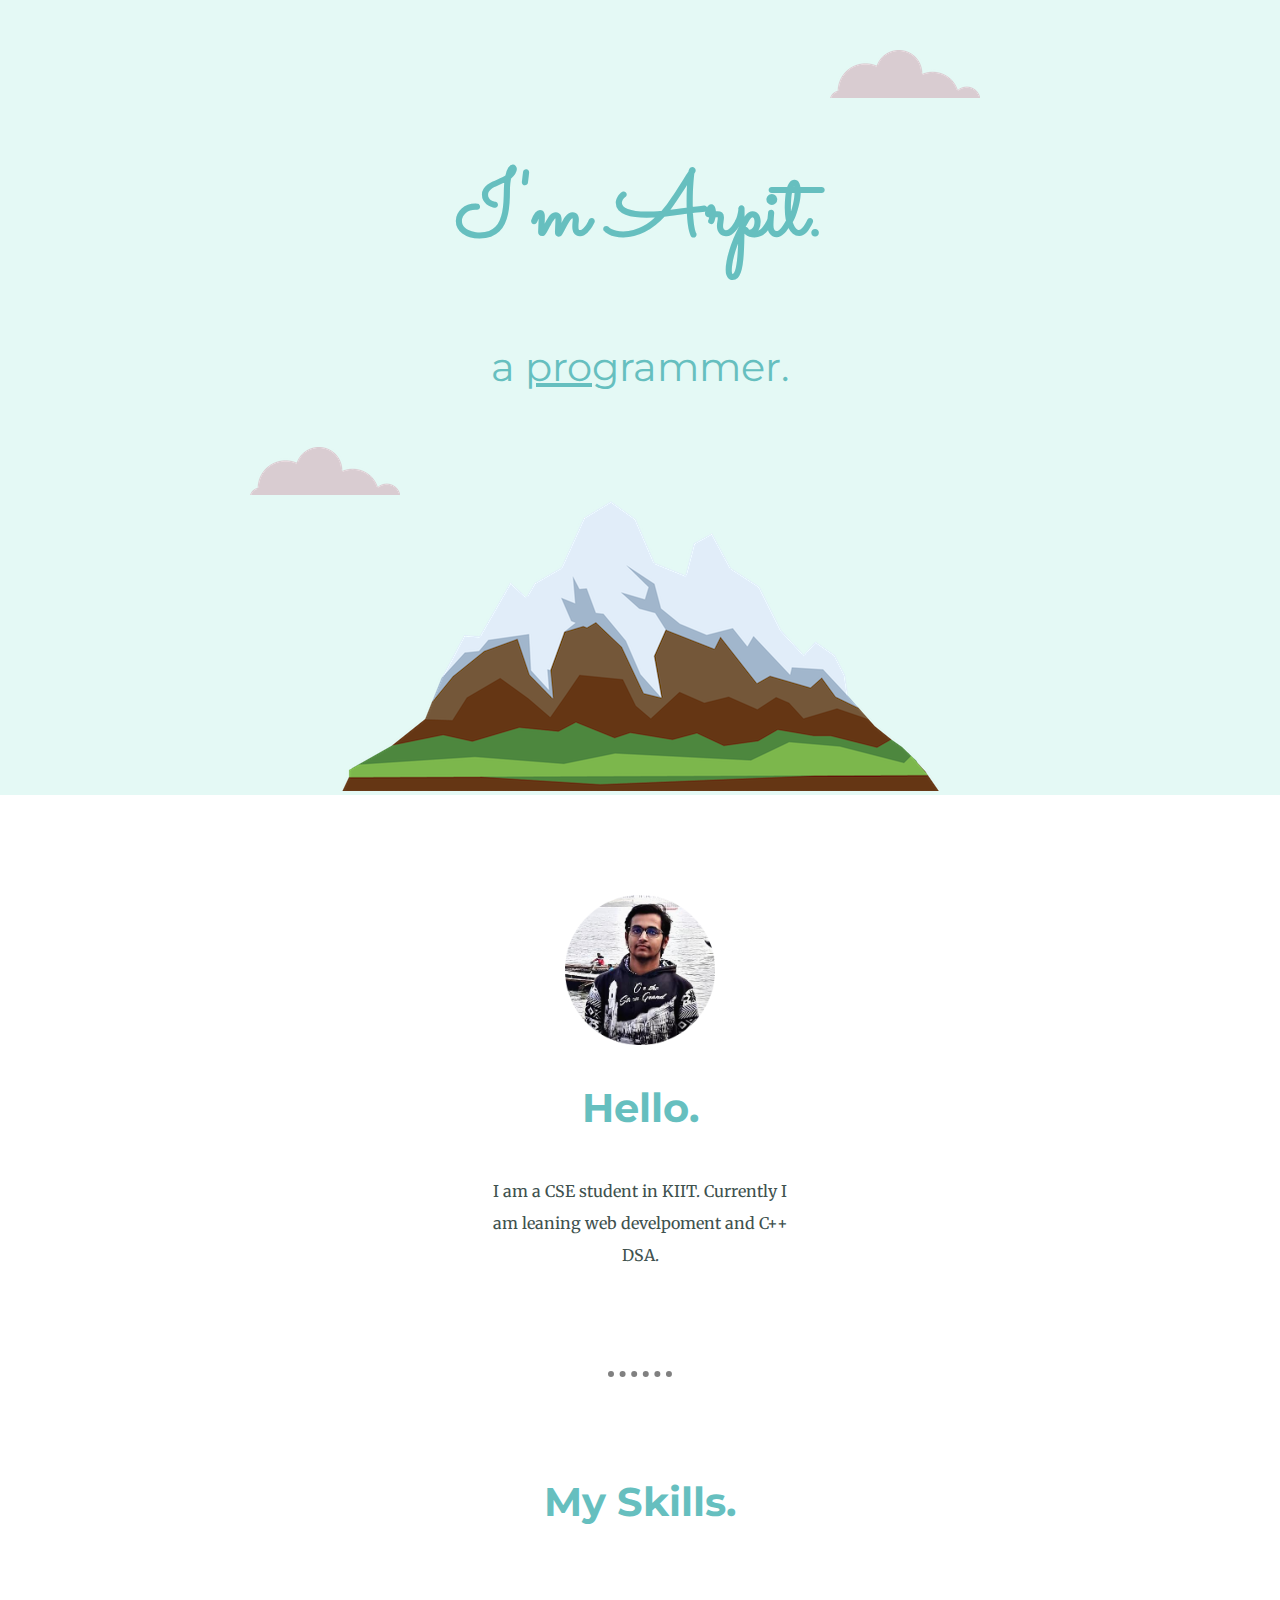
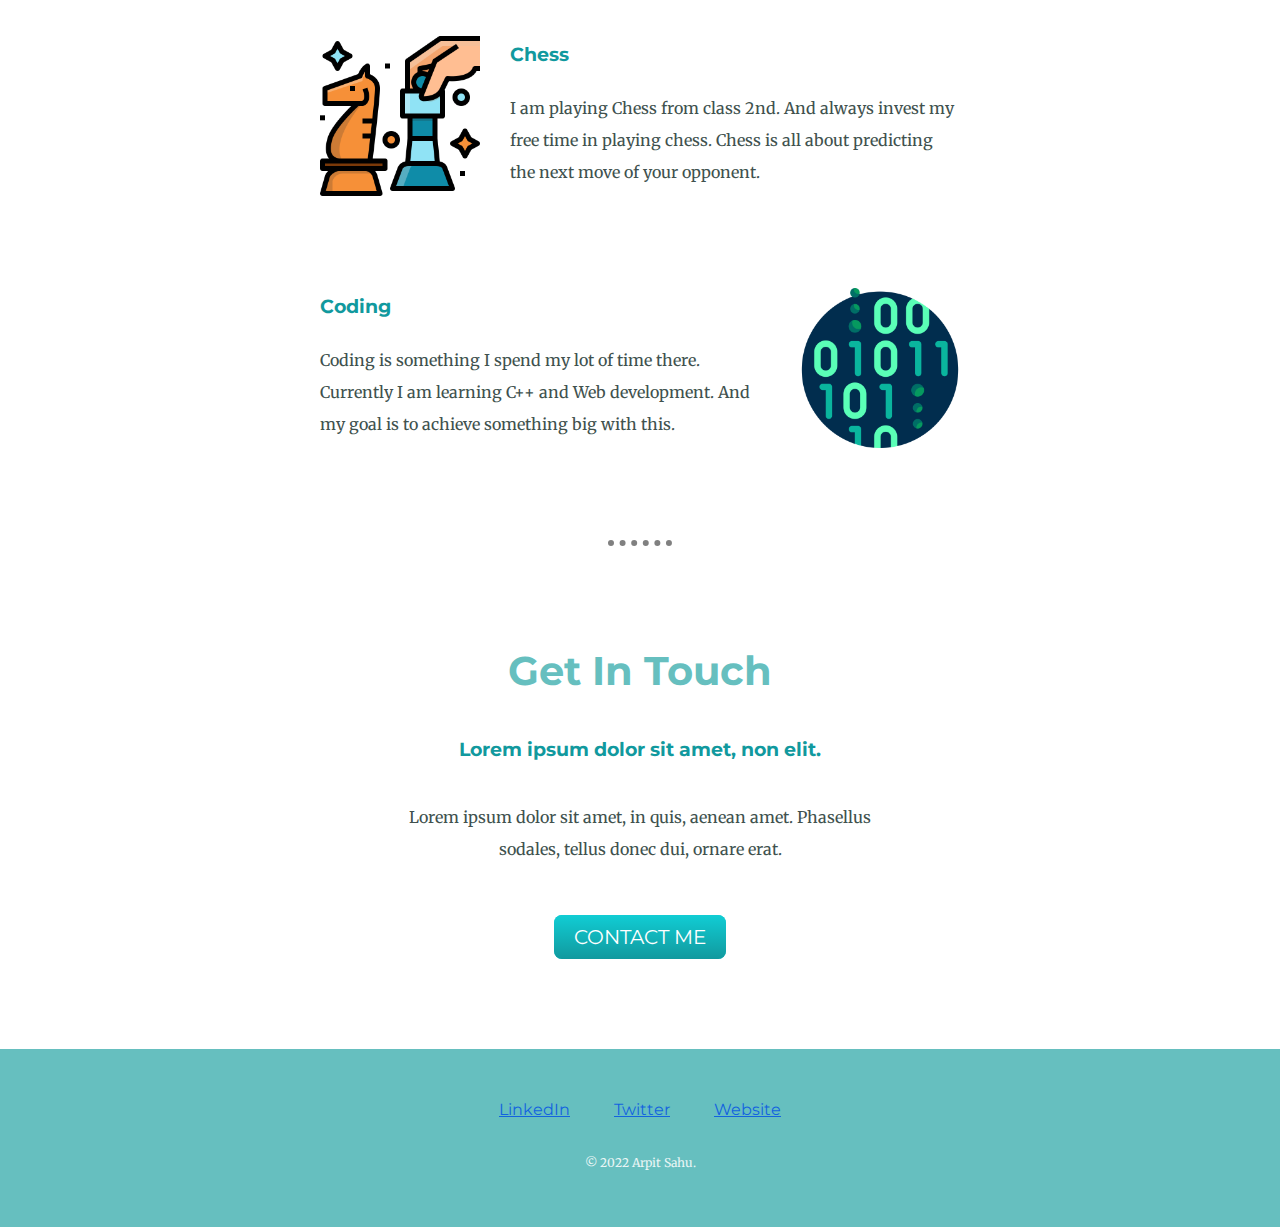
<file: index.html>
<!DOCTYPE html>
<html lang="en" dir="ltr">
  <head>
    <meta charset="utf-8">
    <title>Arpit</title>
    <link rel="stylesheet" href="css/style.css">
    <link href="https://fonts.googleapis.com/css2?family=Merriweather:wght@300&family=Montserrat:ital,wght@1,200&family=Sacramento&family=Yanone+Kaffeesatz:wght@200&display=swap" rel="stylesheet">
    <link rel="icon" href="favicon.ico">
  </head>
  <body>
    <div class="top-container">
      <img class="top-cloud" src="images/cloud.png" alt="cloud-img">
      <h1>I'm Arpit.</h1>
      <h2 class="programmer">a <span class="pro">pro</span>grammer.</h2>
      <img class="bottom-cloud" src="images/cloud.png" alt="cloud-img">
      <img src="images/mountain.png" alt="mountain-img">
    </div>
      <div class="middle-container">
        <div class="profile">
          <img src="Arpit2.png" height="150" alt="prfile pic">
          <h2>Hello.</h2>
          <p class="intro">I am a CSE student in KIIT. Currently I am leaning web develpoment and C++ DSA.</p>
        </div>
        <hr>
        <div class="skills">
          <h2>My Skills.</h2>
          <div class="skill-row">
            <img class="skill-img1" src="chess.png" alt="chess">
            <h3>Chess</h3>
            <p class="skill-chess-description">I am playing Chess from class 2nd. And always invest my free time in playing chess. Chess is all about predicting the next move of your opponent.</p>
          </div>
          <div class="skill-row">
            <img class="skill-img2" src="binary-code.png" alt="coding">
            <h3>Coding</h3>
            <p class="skill-coding-description">Coding is something I spend my lot of time there. Currently I am learning C++ and Web development. And my goal is to achieve something big with this.</p>
          </div>
        </div>
        <hr>
        <div class="contact-me">
          <h2>Get In Touch</h2>
          <h3>Lorem ipsum dolor sit amet, non elit.</h3>
          <p class="con">Lorem ipsum dolor sit amet, in quis, aenean amet. Phasellus sodales, tellus donec dui, ornare erat.</p>
          <a class="btn" href="contact-me.html">CONTACT ME</a>
        </div>
      </div>


      <div class="bottom-container">
        <a class="footer-link" href="https://www.linkedin.com/">LinkedIn</a>
        <a class="footer-link" href="https://twitter.com/">Twitter</a>
        <a class="footer-link" href="https://www.appbrewery.co/">Website</a>
        <p class="copyright">© 2022 Arpit Sahu.</p>
      </div>

  </body>
</html>
</file>
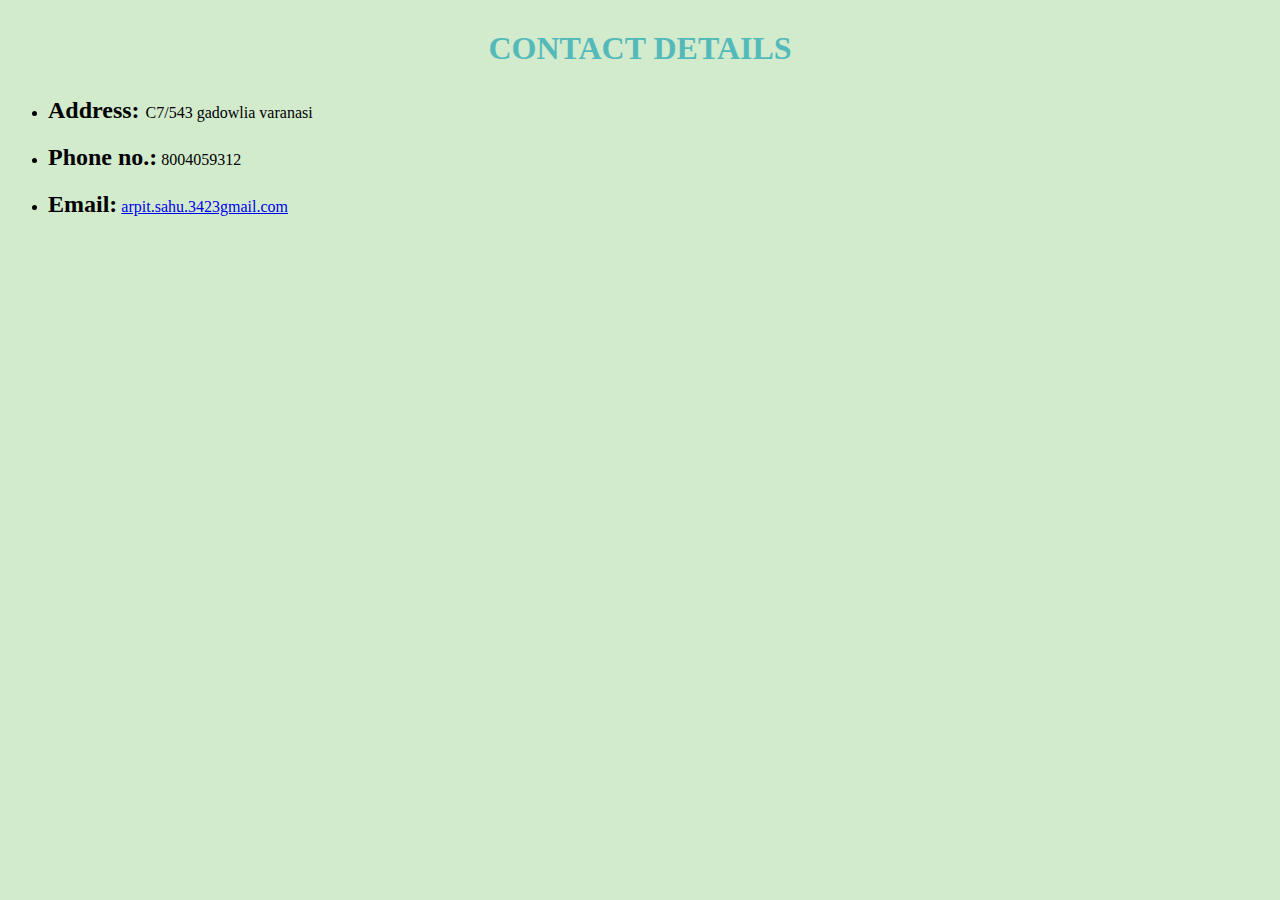
<file: contact-me.html>
<!DOCTYPE html>
<html lang="en" dir="ltr">
  <head>
    <meta charset="utf-8">
    <link rel="stylesheet" href="css/contact.css">
    <title>Contact-Arpit</title>
  </head>
  <body color >
    <h1>CONTACT DETAILS</h1>
   <ul>
     <li>
       <h2>Address: </h2>
       <p>C7/543 gadowlia varanasi</p>
     </li>
     <li><h2>Phone no.:</h2>
     <p>8004059312</p></li>
     <li><h2>Email:</h2>
    <a href="mailto:arpit.sahu.2922@gmail.com?subject=feedback">arpit.sahu.3423gmail.com</a>
    </li>
   </ul>


  </body>
</html>
</file>
<file: css/style.css>
body{
  margin: 0;
  text-align: center;
  font-family: 'Merriweather', serif;
  color: #40514E;
}
h1{
  font-size: 5.625rem;
  margin-top: 50px;
  color: #66BFBF;
font-family: 'Sacramento', cursive;
}
h2{
  font-family: 'Montserrat', sans-serif;
    font-size: 2.5rem;
    color: #66BFBF;
    padding-bottom: 10px;
}
.programmer{
  font-weight: normal;
}
a{
  color: #11999E;
}
h3{
  font-family: 'Montserrat', sans-serif;
  color: #11999E;
}
.top-container{
  background-color: #E4F9F5;
  position: relative;
  padding-top: 100px;

}
.middle-container{
  margin: 100px 0;
}

.pro{
  text-decoration: underline;
}
.top-cloud{
  position: absolute;
  top: 50px;
  right:300px;
}
.bottom-cloud{
  position: absolute;
  left: 250px;
  bottom: 300px;

}
.skill-img1{
  height: 25%;
  width: 25%;
  float: left;
  margin-right: 30px;
}
.skill-img2{
  height: 25%;
  width: 25%;
  float: right;
  margin-left: 30px;
}
.email{

  height: 20px;
  width: 20px;
}
.skill-row{
  width: 50%;
  margin: 100px auto;
  text-align: left;
  line-height: 2;
}
.intro{
  width: 25%;
  margin: auto;
}
hr{
  border-style: dotted none none;
  width: 5%;
  border-width: 6px;
  margin: 100px auto;
  border-color: grey;

}
.contact-me{
  width: 40%;
  margin: 40px auto 60px;
}
.con{
  margin: 40px auto 60px;
}
.btn {
  background: #11cdd4;
  background-image: -webkit-linear-gradient(top, #11cdd4, #11999e);
  background-image: -moz-linear-gradient(top, #11cdd4, #11999e);
  background-image: -ms-linear-gradient(top, #11cdd4, #11999e);
  background-image: -o-linear-gradient(top, #11cdd4, #11999e);
  background-image: linear-gradient(to bottom, #11cdd4, #11999e);
  -webkit-border-radius: 8;
  -moz-border-radius: 8;
  border-radius: 8px;
  font-family: 'Montserrat', sans-serif;
  color: #ffffff;
  font-size: 20px;
  padding: 10px 20px 10px 20px;
  text-decoration: none;
}

.btn:hover {
  background: #30e3cd;
  background-image: -webkit-linear-gradient(top, #30e3cd, #2bc4ad);
  background-image: -moz-linear-gradient(top, #30e3cd, #2bc4ad);
  background-image: -ms-linear-gradient(top, #30e3cd, #2bc4ad);
  background-image: -o-linear-gradient(top, #30e3cd, #2bc4ad);
  background-image: linear-gradient(to bottom, #30e3cd, #2bc4ad);
  text-decoration: none;
}
.bottom-container{
  background-color: #66BFBF;
  padding: 50px 0 20px;
}
p{
  line-height: 2;
}
a{
   color: #1363DF;
  font-family: 'Montserrat', sans-serif;
  margin: 10px 20px;
}
a:hover{
  color: #EAF6F6;
}
.copyright{
  color: #EAF6F6;
  font-size: 0.75rem;
  padding: 20px 0px;
}
</file>
<file: css/contact.css>
body{
  background-color: #D3EBCD;

}
h1{
  margin: 30px auto;
  text-align: center;
  color: #54BAB9;
}
h2{
  display: inline;
}
p{
  display: inline;
}
li{
  margin: 20px auto;
}
</file>
